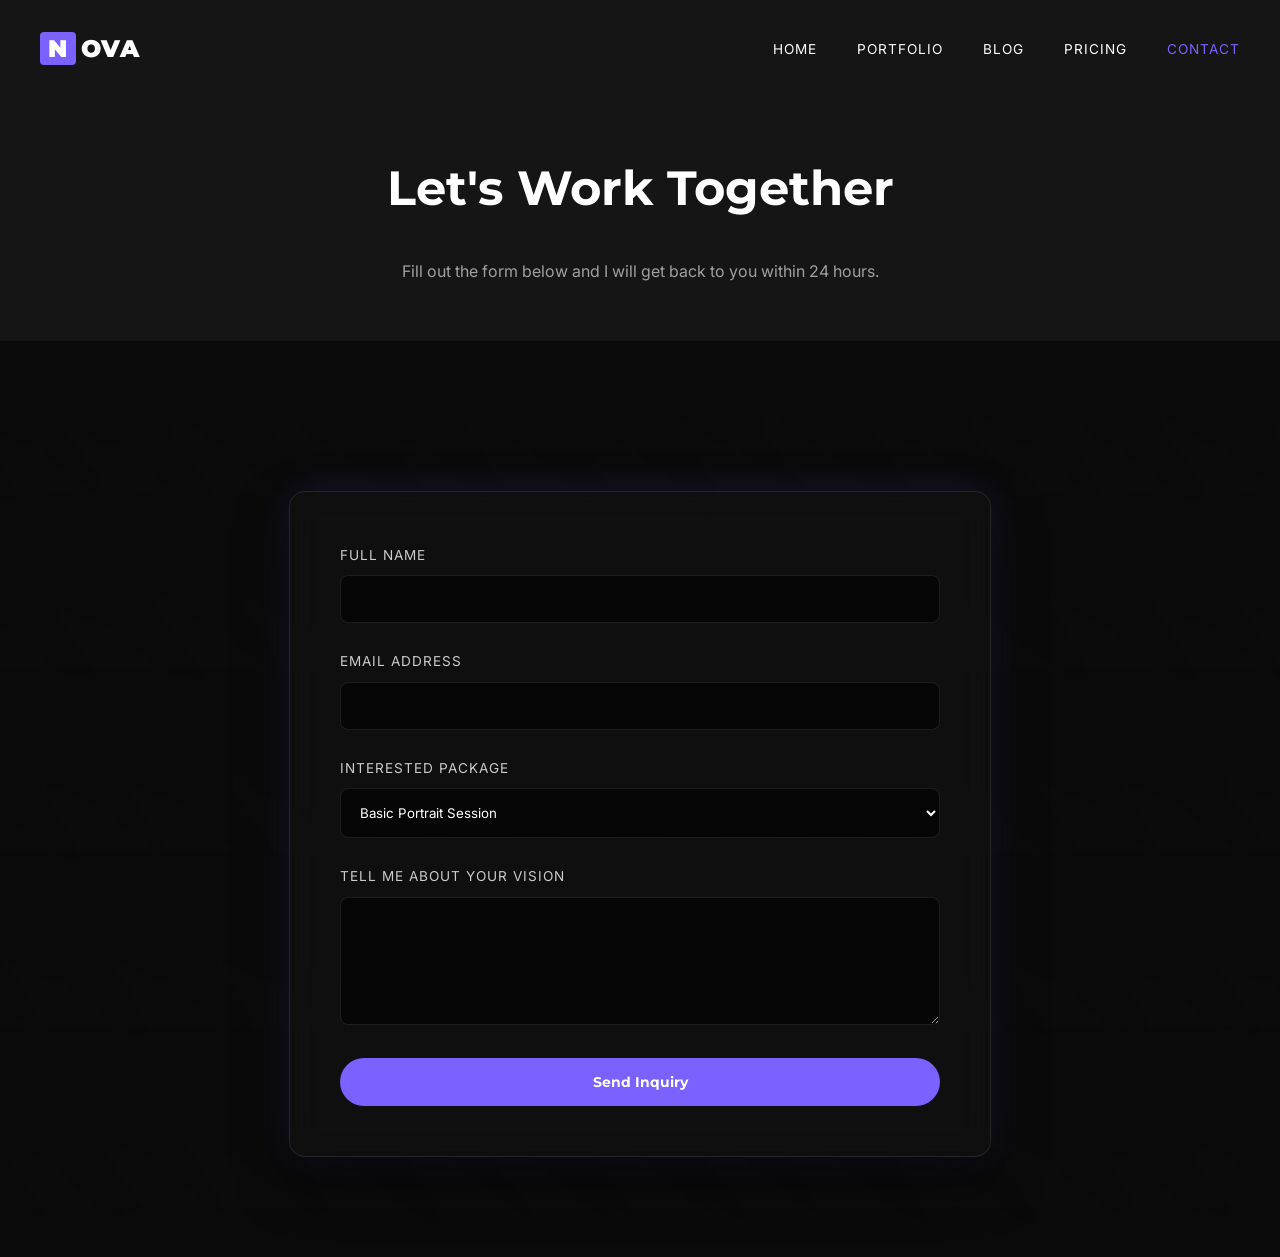
<file: contact.html>
<!DOCTYPE html>
<html lang="en">
<head>
    <meta charset="UTF-8">
    <meta name="viewport" content="width=device-width, initial-scale=1.0">
    <title>Contact | NOVA</title>
    <link rel="stylesheet" href="style.css">
</head>
<body>

    <header style="background-color: var(--bg-card);">
        <nav>
            <a href="index.html" class="logo"><span>N</span>OVA</a>
            <ul class="nav-links">
                <li><a href="index.html">Home</a></li>
                <li><a href="portfolio.html">Portfolio</a></li>
                <li><a href="blog.html">Blog</a></li>
                <li><a href="pricing.html">Pricing</a></li>
                <li><a href="contact.html" style="color: var(--accent);">Contact</a></li>
            </ul>
        </nav>
    </header>

    <div class="page-header" style="padding-bottom: 40px;">
        <h1>Let's Work Together</h1>
        <p style="color: var(--text-muted);">Fill out the form below and I will get back to you within 24 hours.</p>
    </div>

    <main class="contact-page-wrapper">
        <section class="contact-form-card">
            <form action="#" method="POST">
                <div class="form-group">
                    <label for="name">Full Name</label>
                    <input type="text" id="name" name="name" required>
                </div>
                
                <div class="form-group">
                    <label for="email">Email Address</label>
                    <input type="email" id="email" name="email" required>
                </div>
                
                <div class="form-group">
                    <label for="package">Interested Package</label>
                    <select id="package" name="package">
                        <option value="portrait">Basic Portrait Session</option>
                        <option value="event">Event Coverage</option>
                        <option value="wedding">Wedding Premium</option>
                    </select>
                </div>
                
                <div class="form-group">
                    <label for="message">Tell me about your vision</label>
                    <textarea id="message" name="message" rows="6"></textarea>
                </div>
                
                <button type="submit" class="btn btn-primary" style="width: 100%; border: none; cursor: pointer;">Send Inquiry</button>
            </form>
        </section>
    </main>

</body>
</html>
</file>
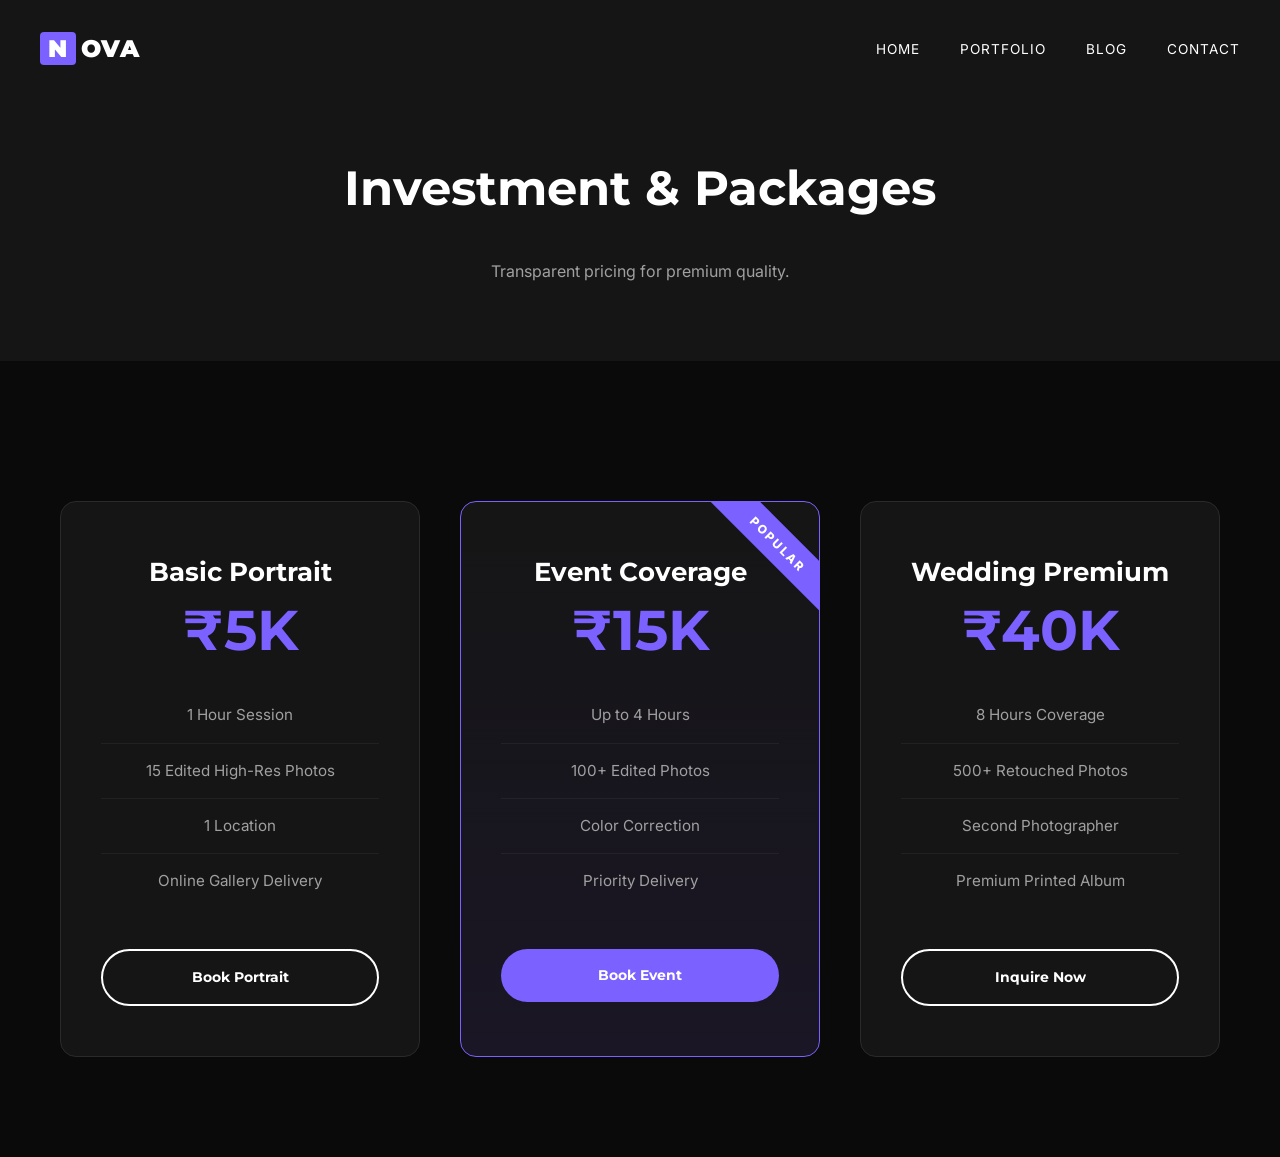
<file: pricing.html>
<!DOCTYPE html>
<html lang="en">
<head>
    <meta charset="UTF-8">
    <meta name="viewport" content="width=device-width, initial-scale=1.0">
    <title>Pricing | Allen Anthony</title>
    <link rel="stylesheet" href="style.css">
</head>
<body>

    <header style="background-color: var(--bg-card);">
        <nav>
            <a href="index.html" class="logo"><span>N</span>OVA</a>
            <ul class="nav-links">
                <li><a href="index.html">Home</a></li>
                <li><a href="portfolio.html">Portfolio</a></li>
                <li><a href="blog.html">Blog</a></li>
                <li><a href="contact.html">Contact</a></li>
            </ul>
        </nav>
    </header>

    <div class="page-header">
        <h1>Investment & Packages</h1>
        <p style="color: var(--text-muted);">Transparent pricing for premium quality.</p>
    </div>

    <main>
        <section class="pricing-cards">
            
            <div class="card">
                <h2>Basic Portrait</h2>
                <p class="price">₹5K</p>
                <ul>
                    <li>1 Hour Session</li>
                    <li>15 Edited High-Res Photos</li>
                    <li>1 Location</li>
                    <li>Online Gallery Delivery</li>
                </ul>
                <a href="contact.html" class="btn btn-outline" style="width: 100%; box-sizing: border-box;">Book Portrait</a>
            </div>

            <div class="card popular">
                <div class="popular-badge">Popular</div>
                <h2>Event Coverage</h2>
                <p class="price">₹15K</p>
                <ul>
                    <li>Up to 4 Hours</li>
                    <li>100+ Edited Photos</li>
                    <li>Color Correction</li>
                    <li>Priority Delivery</li>
                </ul>
                <a href="contact.html" class="btn btn-primary" style="width: 100%; box-sizing: border-box;">Book Event</a>
            </div>

            <div class="card">
                <h2>Wedding Premium</h2>
                <p class="price">₹40K</p>
                <ul>
                    <li>8 Hours Coverage</li>
                    <li>500+ Retouched Photos</li>
                    <li>Second Photographer</li>
                    <li>Premium Printed Album</li>
                </ul>
                <a href="contact.html" class="btn btn-outline" style="width: 100%; box-sizing: border-box;">Inquire Now</a>
            </div>

        </section>
    </main>

</body>
</html>
</file>
<file: style.css>
@import url('https://fonts.googleapis.com/css2?family=Montserrat:wght@300;500;700;900&family=Inter:wght@400;500&display=swap');

/* =========================================
   1. GLOBAL VARIABLES & BASE STYLES
========================================= */
:root {
    --bg-dark: #0a0a0a;
    --bg-card: #151515;
    --text-light: #ffffff;
    --text-muted: #a0a0a0;
    --accent: #7b61ff;
    --accent-hover: #5e45db;
    --font-heading: 'Montserrat', sans-serif;
    --font-body: 'Inter', sans-serif;
}

html, body {
    font-family: var(--font-body);
    color: var(--text-light);
    background-color: var(--bg-dark);
    margin: 0;
    padding: 0;
    line-height: 1.6;
    overflow-x: hidden; 
}

h1, h2, h3 { 
    font-family: var(--font-heading); 
    font-weight: 700; 
    margin-top: 0; 
}

/* =========================================
   2. NAVIGATION & HEADER
========================================= */
header {
    position: absolute;
    width: 100%;
    top: 0;
    padding: 30px 0;
    z-index: 100;
}

nav {
    display: flex;
    justify-content: space-between;
    align-items: center;
    max-width: 1200px;
    margin: 0 auto;
    padding: 0 40px;
}

.logo { 
    font-family: var(--font-heading); 
    font-size: 1.5rem; 
    font-weight: 900; 
    color: var(--text-light); 
    text-decoration: none; 
    letter-spacing: 1px; 
}

.logo span { 
    background-color: var(--accent); 
    padding: 2px 8px; 
    border-radius: 4px; 
    margin-right: 5px; 
}

.nav-links { 
    list-style: none; 
    display: flex; 
    gap: 40px; 
    margin: 0; 
}

.nav-links a { 
    text-decoration: none; 
    color: var(--text-light); 
    font-size: 0.85rem; 
    text-transform: uppercase; 
    letter-spacing: 1px; 
    transition: color 0.3s; 
}

.nav-links a:hover { 
    color: var(--accent); 
}

/* =========================================
   3. BUTTONS & SHARED LAYOUTS
========================================= */
.btn-group { display: flex; gap: 20px; }

.btn { 
    display: inline-block; 
    padding: 15px 35px; 
    border-radius: 30px; 
    font-family: var(--font-heading); 
    font-size: 0.9rem; 
    font-weight: 700; 
    text-decoration: none; 
    transition: all 0.3s ease; 
}

.btn-primary { 
    background-color: var(--accent); 
    color: white; 
}

.btn-primary:hover { 
    background-color: var(--accent-hover); 
    transform: translateY(-3px); 
}

.btn-outline { 
    border: 2px solid white; 
    color: white; 
}

.btn-outline:hover { 
    background-color: white; 
    color: var(--bg-dark); 
    transform: translateY(-3px); 
}

.page-header { 
    padding: 150px 20px 60px; 
    text-align: center; 
    background-color: var(--bg-card); 
}

.page-header h1 { font-size: 3rem; }

main { 
    max-width: 1200px; 
    margin: 60px auto; 
    padding: 20px; 
}

/* =========================================
   4. HERO SECTION (index.html)
========================================= */
.hero {
    min-height: 100vh;
    background: linear-gradient(to right, rgba(10,10,10,0.9) 0%, rgba(10,10,10,0.4) 100%), 
                url('https://images.unsplash.com/photo-1516035069371-29a1b244cc32?q=80&w=2000&auto=format&fit=crop') center/cover;
    display: flex;
    align-items: center;
    padding: 0 40px;
}

.hero-content { 
    max-width: 1200px; 
    margin: 0 auto; 
    width: 100%; 
}

.hero-subtitle { 
    color: var(--accent); 
    font-weight: 700; 
    letter-spacing: 2px; 
    text-transform: uppercase; 
    font-size: 0.9rem; 
    margin-bottom: 10px; 
}

.hero h1 { 
    font-size: 4.5rem; 
    line-height: 1.1; 
    margin-bottom: 20px; 
    opacity: 0; 
    animation: textReveal 1.2s cubic-bezier(0.2, 1, 0.3, 1) 0.3s forwards; 
}

.hero p { 
    color: var(--text-muted); 
    max-width: 450px; 
    margin-bottom: 40px; 
}

@keyframes textReveal {
    0% { opacity: 0; transform: translateY(40px) scale(0.95); }
    100% { opacity: 1; transform: translateY(0) scale(1); }
}

/* =========================================
   5. INTERACTIVE MAP & MODAL (index.html)
========================================= */
.map-section { 
    padding: 100px 20px; 
    background-color: var(--bg-dark); 
}

.map-wrapper { 
    position: relative; 
    max-width: 1000px; 
    height: 500px; 
    margin: 40px auto 100px; 
    border: 1px solid rgba(123, 97, 255, 0.2);
    border-radius: 12px;
    background-color: #050505;
    background-image: 
        linear-gradient(rgba(123, 97, 255, 0.1) 1px, transparent 1px),
        linear-gradient(90deg, rgba(123, 97, 255, 0.1) 1px, transparent 1px),
        url('assets/images/map.png');
    background-size: 50px 50px, 50px 50px, contain;
    background-repeat: repeat, repeat, no-repeat;
    background-position: center;
}

/* Base pin container - NO INVERSION FILTERS HERE */
.pin { 
    position: absolute; 
    display: flex; 
    flex-direction: column; 
    align-items: center; 
    cursor: pointer; 
    z-index: 10; 
}

/* The actual colored dot */
.pulse { 
    width: 16px; 
    height: 16px; 
    background-color: var(--accent) !important; 
    border-radius: 50%; 
    box-shadow: 0 0 0 0 rgba(123, 97, 255, 0.7); 
    animation: pulseAnim 2s infinite; 
}

/* Hidden tooltip text that appears on hover */
.pin span { 
    margin-top: 10px; 
    font-family: var(--font-heading); 
    font-weight: 700; 
    font-size: 0.9rem; 
    color: white; 
    letter-spacing: 1px; 
    opacity: 0; 
    transform: translateY(10px); 
    transition: all 0.3s ease; 
    background: var(--bg-card); 
    padding: 4px 12px; 
    border-radius: 20px; 
    pointer-events: none; 
}

.pin:hover span { 
    opacity: 1; 
    transform: translateY(0); 
}

@keyframes pulseAnim {
    0% { transform: scale(0.95); box-shadow: 0 0 0 0 rgba(123, 97, 255, 0.7); }
    70% { transform: scale(1); box-shadow: 0 0 0 15px rgba(123, 97, 255, 0); }
    100% { transform: scale(0.95); box-shadow: 0 0 0 0 rgba(123, 97, 255, 0); }
}

/* Image Popup Modal */
.modal { 
    display: none; 
    position: fixed; 
    top: 0; left: 0; 
    width: 100%; height: 100%; 
    background-color: rgba(0, 0, 0, 0.95); 
    z-index: 999; 
    justify-content: center; 
    align-items: center; 
    flex-direction: column; 
}

.modal-content { 
    max-width: 90%; 
    max-height: 80vh; 
    border-radius: 8px; 
    object-fit: cover; 
    animation: popIn 0.4s cubic-bezier(0.175, 0.885, 0.32, 1.275) forwards;
}

.modal h2 { 
    color: white; 
    margin-bottom: 20px; 
    letter-spacing: 2px; 
}

.close-btn { 
    position: absolute; 
    top: 30px; right: 40px; 
    color: white; 
    font-size: 3rem; 
    cursor: pointer; 
    transition: color 0.3s; 
}

.close-btn:hover { color: var(--accent); }

@keyframes popIn {
    0% { opacity: 0; transform: scale(0.8); }
    100% { opacity: 1; transform: scale(1); }
}

/* =========================================
   6. PHILOSOPHY BANNER
========================================= */
.philosophy-banner { 
    background-color: var(--accent); 
    padding: 80px 20px; 
    text-align: center; 
    color: white; 
    margin-top: 50px;
}

.philosophy-banner h2 { 
    font-size: 2.5rem; 
    max-width: 800px; 
    margin: 0 auto 20px; 
    line-height: 1.3; 
}

/* =========================================
   7. BLOG & ARTICLE STYLES
========================================= */
.blog-grid { 
    display: grid; 
    grid-template-columns: repeat(auto-fill, minmax(350px, 1fr)); 
    gap: 30px; 
}

.blog-card { 
    background-color: var(--bg-card); 
    border-radius: 12px; 
    overflow: hidden; 
    transition: transform 0.3s ease; 
}

.blog-card:hover { transform: translateY(-10px); }

.blog-img { 
    width: 100%; 
    height: 250px; 
    object-fit: cover; 
}

.blog-content { padding: 30px; }

.blog-date { 
    color: var(--accent); 
    font-size: 0.8rem; 
    font-weight: 700; 
    text-transform: uppercase; 
    margin-bottom: 10px; 
    display: block; 
}

.blog-content h3 { font-size: 1.4rem; margin-bottom: 15px; }
.blog-content p { color: var(--text-muted); font-size: 0.95rem; margin-bottom: 20px; }

.read-more { 
    color: white; 
    text-decoration: none; 
    font-weight: 700; 
    border-bottom: 2px solid var(--accent); 
    padding-bottom: 3px; 
}

.article-container { 
    max-width: 800px; 
    margin: 0 auto; 
    padding: 150px 20px 40px; 
}

.article-header { text-align: center; margin-bottom: 40px; }
.article-header h1 { font-size: 3rem; margin-bottom: 15px; }

.article-meta { 
    color: var(--accent); 
    font-weight: 700; 
    text-transform: uppercase; 
    font-size: 0.9rem; 
    letter-spacing: 1px; 
}

.article-hero-img { 
    width: 100%; 
    max-height: 500px; 
    object-fit: cover; 
    border-radius: 12px; 
    margin-bottom: 40px; 
}

.article-content p { 
    font-size: 1.1rem; 
    line-height: 1.8; 
    color: #cccccc; 
    margin-bottom: 25px; 
}

/* =========================================
   8. PORTFOLIO MARQUEE (portfolio.html)
========================================= */
.portfolio-wrapper {
    -webkit-mask-image: linear-gradient(to right, transparent, black 10%, black 90%, transparent);
    mask-image: linear-gradient(to right, transparent, black 10%, black 90%, transparent);
    padding: 20px 0 80px;
    overflow: hidden;
    width: 100%;
}

.marquee-row {
    margin-bottom: 20px;
    display: flex;
    width: 100%;
    overflow: hidden;
}

.marquee-track {
    display: flex;
    width: max-content;
    animation: scrollLeft 40s linear infinite;
}

.marquee-row:nth-child(even) .marquee-track {
    animation: scrollRight 40s linear infinite;
}

.marquee-row:hover .marquee-track {
    animation-play-state: paused;
}

.marquee-content {
    display: flex;
    gap: 20px;
    padding-right: 20px;
}

.marquee-item {
    width: 320px;
    height: 420px;
    border-radius: 12px;
    overflow: hidden;
    cursor: pointer;
}

.marquee-item img {
    width: 100%;
    height: 100%;
    object-fit: cover;
    filter: brightness(0.7) grayscale(20%);
    transition: all 0.4s ease;
}

.marquee-item:hover img {
    filter: brightness(1.1) grayscale(0%);
    transform: scale(1.05);
}

@keyframes scrollLeft {
    to { transform: translateX(-50%); }
}

@keyframes scrollRight {
    from { transform: translateX(-50%); }
    to { transform: translateX(0); }
}

/* =========================================
   9. CONTACT FORM (contact.html)
========================================= */
.contact-page-wrapper {
    max-width: 100%; 
    margin: 0; 
    position: relative;
    padding: 150px 20px 100px;
    display: flex;
    justify-content: center;
    overflow: hidden;
    z-index: 1;
}

.contact-page-wrapper::before {
    content: "";
    position: absolute;
    top: -30px; left: -30px; right: -30px; bottom: -30px; 
    z-index: -1; 
    background: 
        repeating-linear-gradient(45deg, rgba(255, 255, 255, 0.04) 0px, rgba(255, 255, 255, 0.04) 1px, transparent 1px, transparent 15px),
        linear-gradient(to bottom, rgba(10, 10, 10, 0.4), rgba(10, 10, 10, 0.95)), 
        url('https://images.unsplash.com/photo-1452723312111-3a7d0db0e024?q=80&w=2000&auto=format&fit=crop') center/cover fixed;
    filter: blur(8px); 
}

.contact-form-card {
    width: 100%;
    max-width: 600px;
    background-color: rgba(20, 20, 20, 0.5); 
    backdrop-filter: blur(16px); 
    -webkit-backdrop-filter: blur(16px);
    padding: 50px;
    border-radius: 16px;
    border: 1px solid rgba(255, 255, 255, 0.1);
    box-shadow: 0 25px 50px rgba(0, 0, 0, 0.5), 0 0 40px rgba(123, 97, 255, 0.15);
    z-index: 1; 
}

.contact-form-card input, 
.contact-form-card textarea, 
.contact-form-card select {
    background-color: rgba(0, 0, 0, 0.6);
    border: 1px solid rgba(255, 255, 255, 0.1);
    color: white;
    border-radius: 8px;
    padding: 15px;
    width: 100%;
    margin-top: 8px;
    box-sizing: border-box;
    font-family: var(--font-body);
    transition: all 0.3s ease;
}

.contact-form-card input:focus, 
.contact-form-card textarea:focus, 
.contact-form-card select:focus { 
    border-color: var(--accent); 
    background-color: rgba(0, 0, 0, 0.9); 
    outline: none; 
    box-shadow: 0 0 0 3px rgba(123, 97, 255, 0.2); 
}

.contact-form-card label { 
    font-size: 0.85rem; 
    text-transform: uppercase; 
    letter-spacing: 1px; 
    color: #cccccc; 
}

.contact-form-card .form-group { margin-bottom: 25px; }

/* =========================================
   10. PRICING CARDS (pricing.html)
========================================= */
.pricing-cards {
    display: grid;
    grid-template-columns: repeat(auto-fit, minmax(320px, 1fr));
    gap: 40px; 
    margin-top: 40px;
    padding: 20px;
}

.card {
    background-color: var(--bg-card);
    border: 1px solid #2a2a2a;
    border-radius: 16px;
    padding: 50px 40px;
    text-align: center;
    position: relative;
    overflow: hidden;
    transition: transform 0.4s ease, border-color 0.4s ease, box-shadow 0.4s ease;
}

.card:hover {
    transform: translateY(-10px);
    border-color: var(--accent);
    box-shadow: 0 10px 40px rgba(123, 97, 255, 0.15);
}

.card h2 {
    font-size: 1.6rem;
    margin-bottom: 10px;
    color: var(--text-light);
}

.card .price {
    font-family: var(--font-heading);
    font-size: 3.5rem;
    font-weight: 700;
    color: var(--accent);
    margin: 0 0 30px 0;
    line-height: 1;
}

.card ul {
    list-style: none;
    padding: 0;
    margin: 0 0 40px 0;
}

.card li {
    padding: 15px 0;
    border-bottom: 1px solid rgba(255, 255, 255, 0.05);
    color: var(--text-muted);
    font-size: 0.95rem;
}

.card li:last-child {
    border-bottom: none;
}

.card.popular {
    border-color: var(--accent);
    background: linear-gradient(180deg, #151515 0%, #1a1625 100%);
}

.popular-badge {
    position: absolute;
    top: 25px;
    right: -40px;
    background-color: var(--accent);
    color: white;
    padding: 8px 45px;
    font-size: 0.75rem;
    font-weight: 800;
    text-transform: uppercase;
    transform: rotate(45deg);
    letter-spacing: 2px;
}

/* =========================================
   11. MOBILE RESPONSIVENESS (for phone views)
========================================= */
@media (max-width: 768px) {

    /* --- 1. Fix the cut-off Header Text --- */
    .page-header {
        padding: 100px 20px 40px; /* Reduced top padding to clear status bar */
    }

    .page-header h2 {
        font-size: 1.8rem; /* Shrink the large title to fit on phones */
    }

    /* --- 2. Fix the Map Collapse --- */
    .map-wrapper {
        height: 280px; /* Reduce fixed height to match a phone aspect ratio */
        margin-bottom: 50px; /* Reduce empty space below the map */
    }

    /* --- 3. Re-Center the Pins specifically for Mobile --- */
    /* We must recalculate coordinates for the new compressed height */

    #pin-newyork {
        top: 26%; /* Nudged North-East */
        left: 25%;
    }

    #pin-paris {
        top: 24%; /* Nudged North-East */
        left: 52%;
    }

    #pin-tokyo {
        top: 30%; /* Shifted West onto landmass */
        left: 85%;
    }

    #pin-rio {
        top: 55%; /* Pulled North/West from original ocean drift */
        left: 36%;
    }

    #pin-capetown {
        top: 65%; /* Pulled North and slightly West */
        left: 53%;
    }

    #pin-sydney {
        top: 66%; /* Shifted North and West onto landmass */
        left: 86%;
    }
}
</file>
